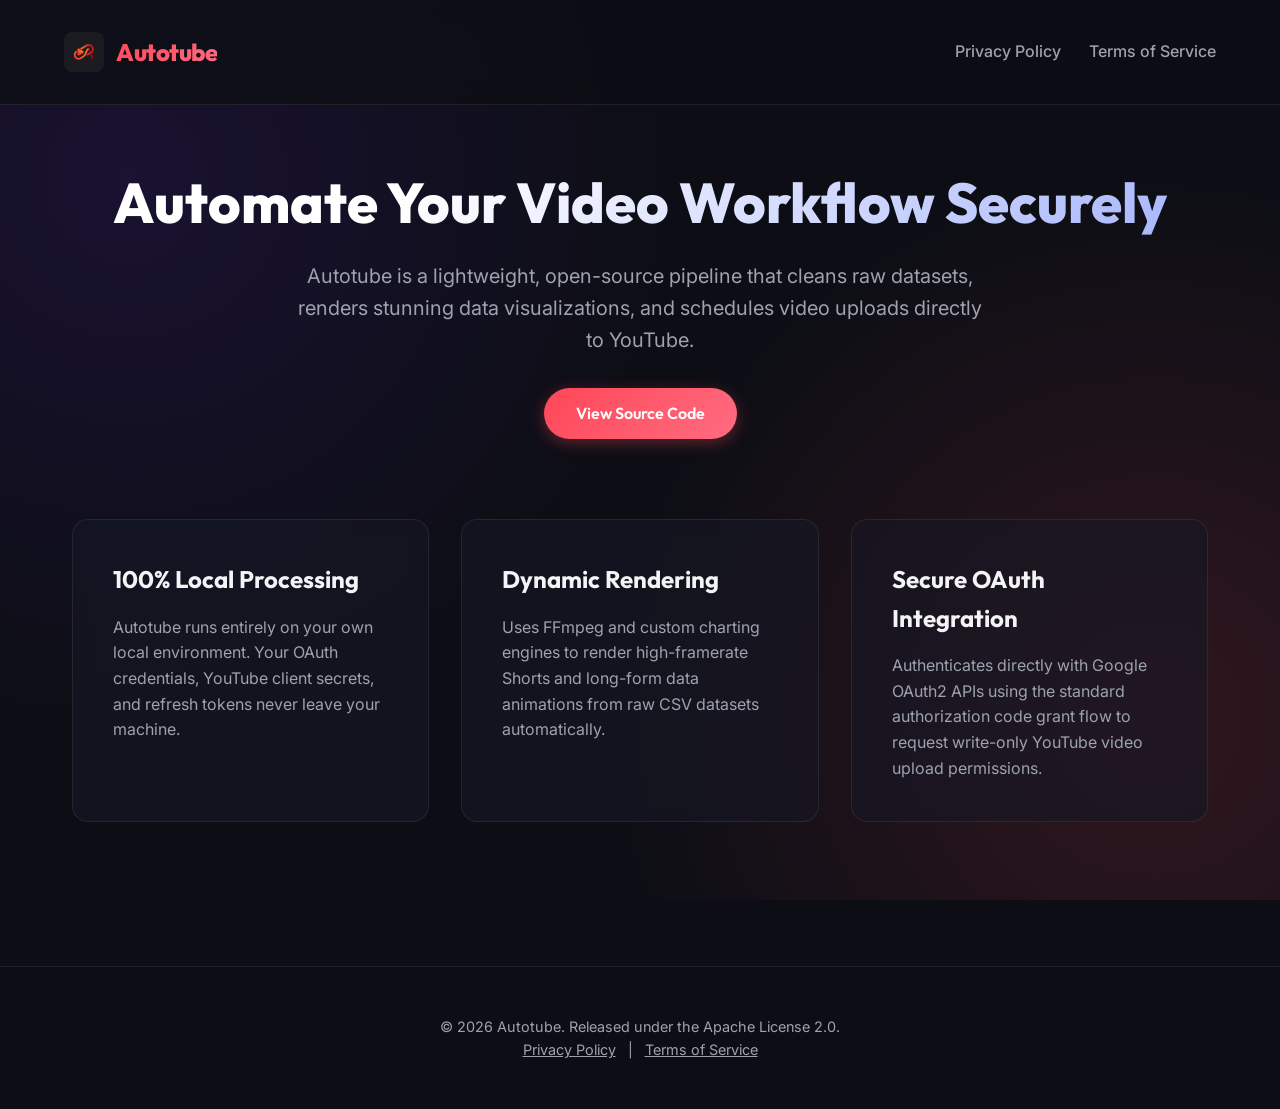
<file: docs/index.html>
<!DOCTYPE html>
<html lang="en">
<head>
  <meta charset="UTF-8">
  <meta name="viewport" content="width=device-width, initial-scale=1.0">
  <meta name="description" content="Autotube: Secure and automated video rendering and YouTube publishing pipeline. Runs locally to protect your credentials.">
  <meta name="google-site-verification" content="PRWQ2ynPYrJJPo8324EGlXw7Gi4sQFQ8W21OEXl9t_0" />
  <title>Autotube — Automated Video Rendering & YouTube Pipeline</title>
  <link rel="stylesheet" href="style.css">
</head>
<body>

  <header>
    <div class="logo-container">
      <img src="logo.png" alt="Autotube Logo" class="logo-icon" id="header-logo">
      <span class="logo-text">Autotube</span>
    </div>
    <nav>
      <a href="privacy.html" id="nav-privacy">Privacy Policy</a>
      <a href="terms.html" id="nav-terms">Terms of Service</a>
    </nav>
  </header>

  <main>
    <section class="hero">
      <h1>Automate Your Video Workflow Securely</h1>
      <p>Autotube is a lightweight, open-source pipeline that cleans raw datasets, renders stunning data visualizations, and schedules video uploads directly to YouTube.</p>
      <a href="https://github.com/GarvitSinghal1/autotube2" class="btn" id="btn-github">View Source Code</a>
    </section>

    <section class="features">
      <div class="card" id="feat-local">
        <h3>100% Local Processing</h3>
        <p>Autotube runs entirely on your own local environment. Your OAuth credentials, YouTube client secrets, and refresh tokens never leave your machine.</p>
      </div>
      <div class="card" id="feat-render">
        <h3>Dynamic Rendering</h3>
        <p>Uses FFmpeg and custom charting engines to render high-framerate Shorts and long-form data animations from raw CSV datasets automatically.</p>
      </div>
      <div class="card" id="feat-oauth">
        <h3>Secure OAuth Integration</h3>
        <p>Authenticates directly with Google OAuth2 APIs using the standard authorization code grant flow to request write-only YouTube video upload permissions.</p>
      </div>
    </section>
  </main>

  <footer>
    <p>&copy; 2026 Autotube. Released under the Apache License 2.0.</p>
    <p>
      <a href="privacy.html" id="footer-privacy">Privacy Policy</a> | 
      <a href="terms.html" id="footer-terms">Terms of Service</a>
    </p>
  </footer>

</body>
</html>
</file>
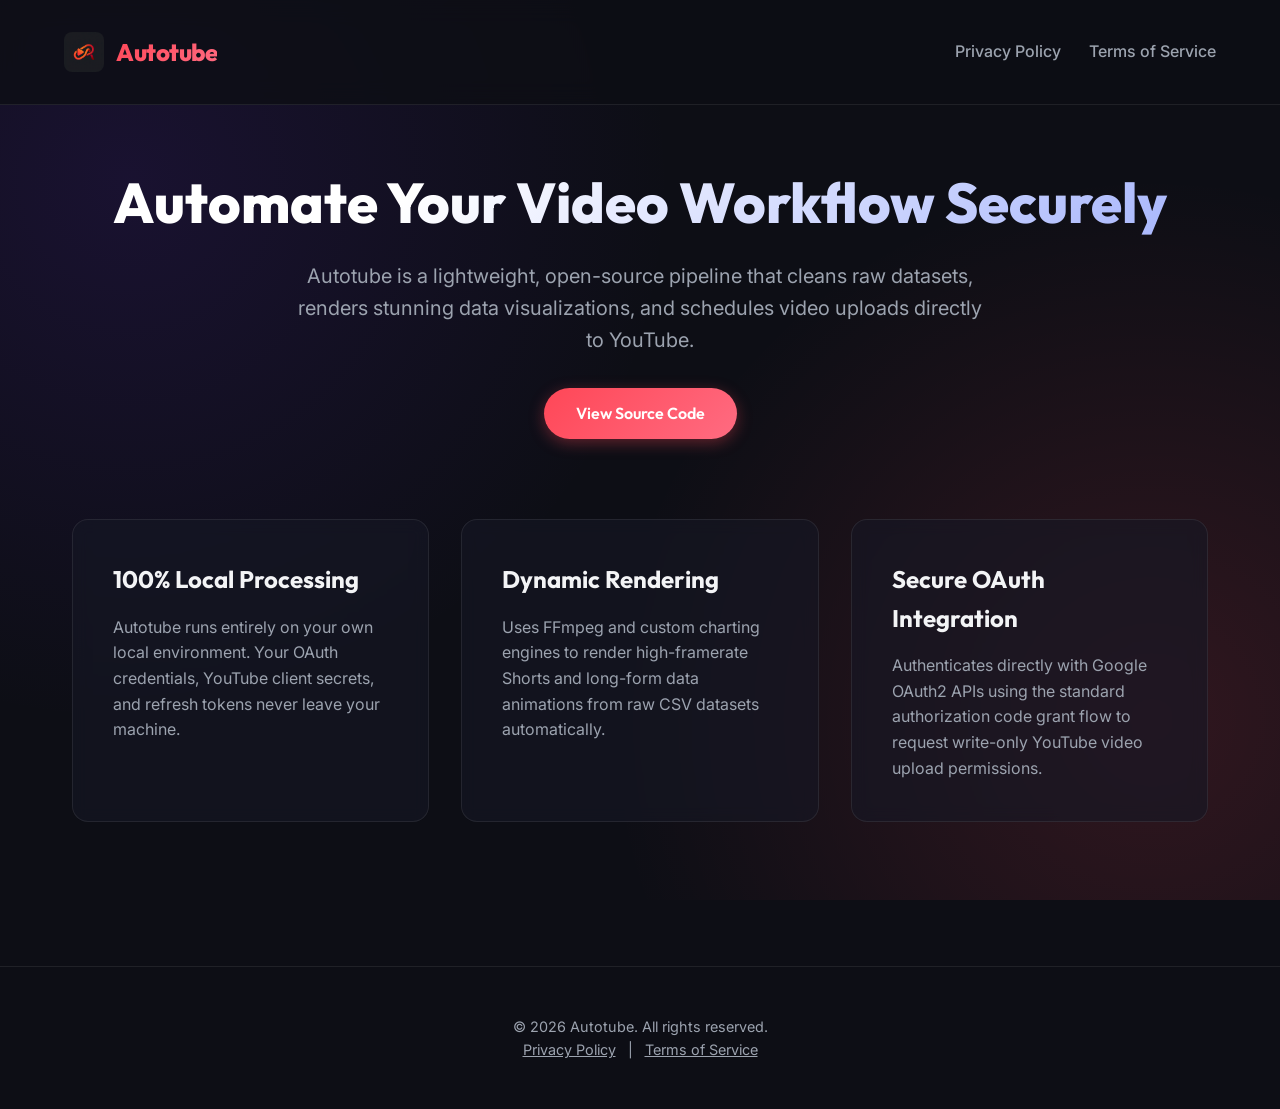
<file: web/index.html>
<!DOCTYPE html>
<html lang="en">
<head>
  <meta charset="UTF-8">
  <meta name="viewport" content="width=device-width, initial-scale=1.0">
  <meta name="description" content="Autotube: Secure and automated video rendering and YouTube publishing pipeline. Runs locally to protect your credentials.">
  <title>Autotube — Automated Video Rendering & YouTube Pipeline</title>
  <link rel="stylesheet" href="style.css">
</head>
<body>

  <header>
    <div class="logo-container">
      <img src="logo.png" alt="Autotube Logo" class="logo-icon" id="header-logo">
      <span class="logo-text">Autotube</span>
    </div>
    <nav>
      <a href="privacy.html" id="nav-privacy">Privacy Policy</a>
      <a href="terms.html" id="nav-terms">Terms of Service</a>
    </nav>
  </header>

  <main>
    <section class="hero">
      <h1>Automate Your Video Workflow Securely</h1>
      <p>Autotube is a lightweight, open-source pipeline that cleans raw datasets, renders stunning data visualizations, and schedules video uploads directly to YouTube.</p>
      <a href="https://github.com" class="btn" id="btn-github">View Source Code</a>
    </section>

    <section class="features">
      <div class="card" id="feat-local">
        <h3>100% Local Processing</h3>
        <p>Autotube runs entirely on your own local environment. Your OAuth credentials, YouTube client secrets, and refresh tokens never leave your machine.</p>
      </div>
      <div class="card" id="feat-render">
        <h3>Dynamic Rendering</h3>
        <p>Uses FFmpeg and custom charting engines to render high-framerate Shorts and long-form data animations from raw CSV datasets automatically.</p>
      </div>
      <div class="card" id="feat-oauth">
        <h3>Secure OAuth Integration</h3>
        <p>Authenticates directly with Google OAuth2 APIs using the standard authorization code grant flow to request write-only YouTube video upload permissions.</p>
      </div>
    </section>
  </main>

  <footer>
    <p>&copy; 2026 Autotube. All rights reserved.</p>
    <p>
      <a href="privacy.html" id="footer-privacy">Privacy Policy</a> | 
      <a href="terms.html" id="footer-terms">Terms of Service</a>
    </p>
  </footer>

</body>
</html>
</file>
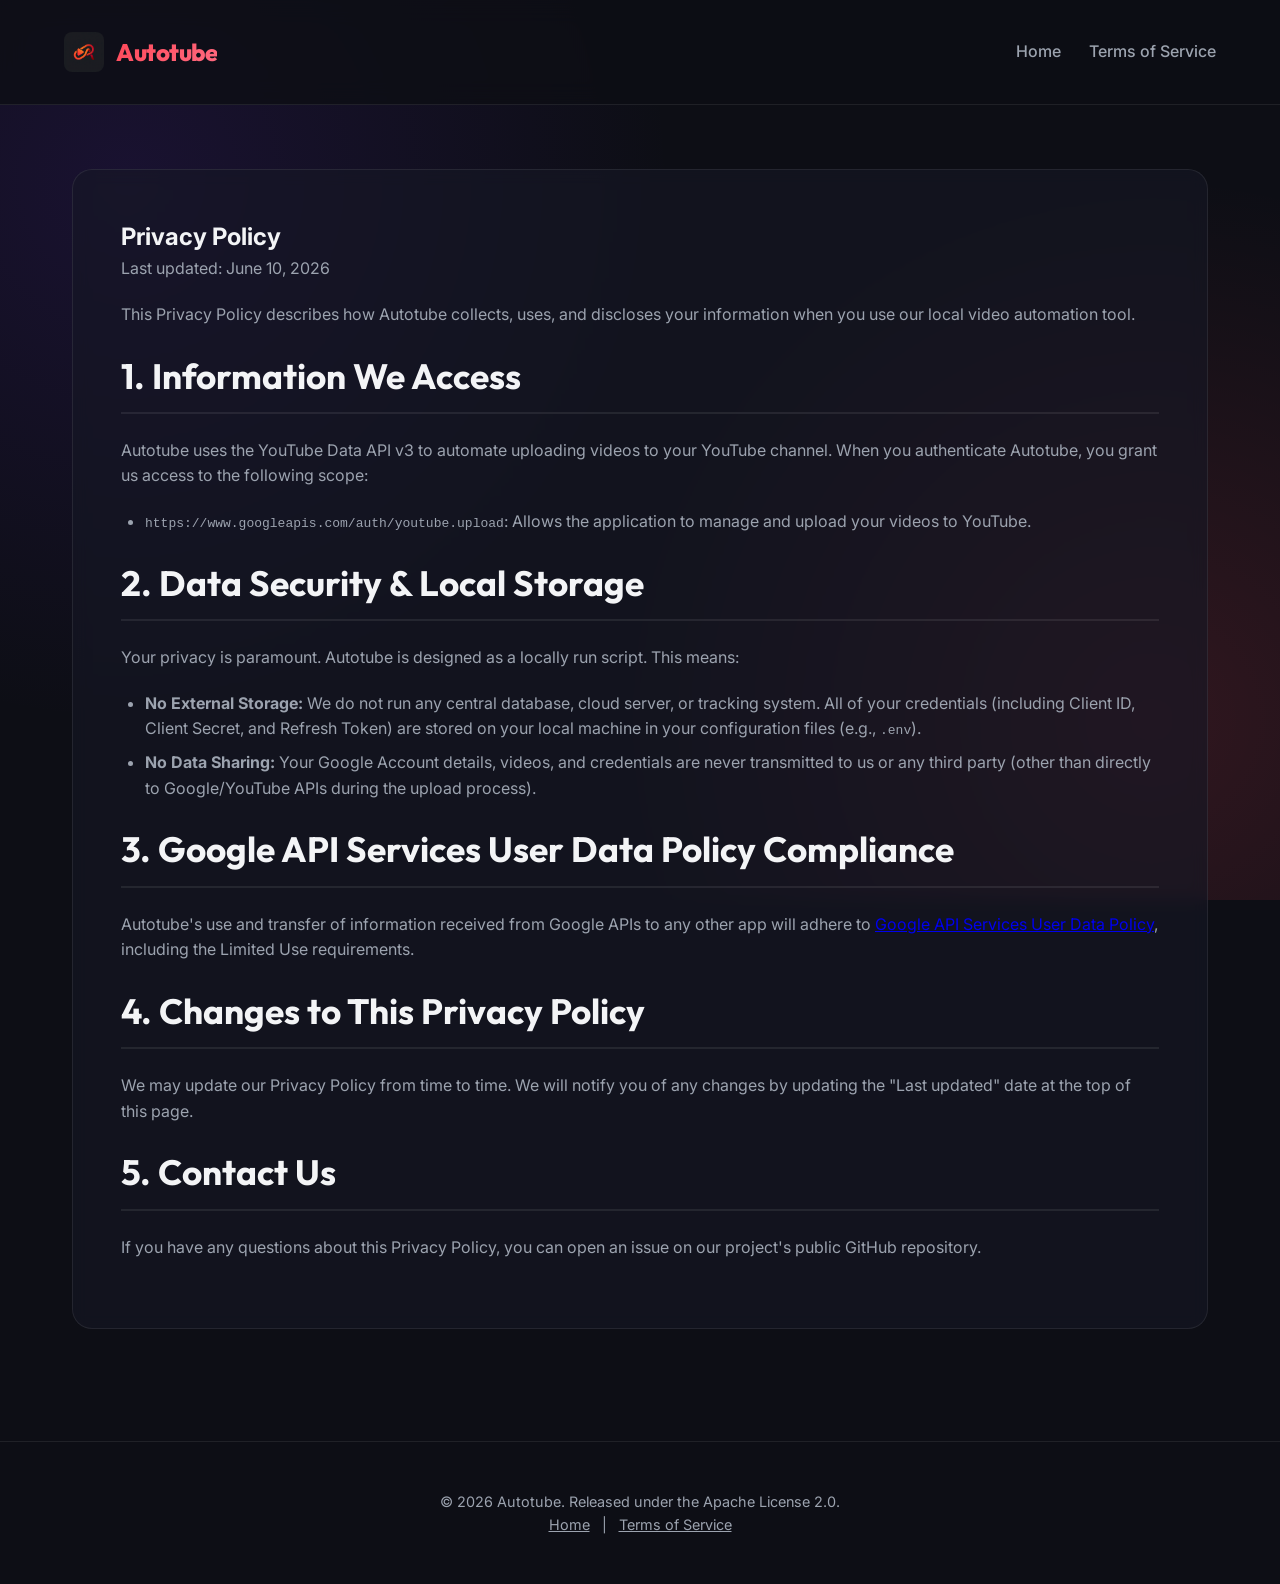
<file: docs/privacy.html>
<!DOCTYPE html>
<html lang="en">
<head>
  <meta charset="UTF-8">
  <meta name="viewport" content="width=device-width, initial-scale=1.0">
  <meta name="description" content="Autotube Privacy Policy: Understand how your credentials and YouTube data are processed locally and securely.">
  <title>Privacy Policy — Autotube</title>
  <link rel="stylesheet" href="style.css">
</head>
<body>

  <header>
    <div class="logo-container">
      <img src="logo.png" alt="Autotube Logo" class="logo-icon" id="header-logo">
      <span class="logo-text">Autotube</span>
    </div>
    <nav>
      <a href="index.html" id="nav-home">Home</a>
      <a href="terms.html" id="nav-terms">Terms of Service</a>
    </nav>
  </header>

  <main>
    <section class="content-section">
      <h1>Privacy Policy</h1>
      <p>Last updated: June 10, 2026</p>
      
      <p>This Privacy Policy describes how Autotube collects, uses, and discloses your information when you use our local video automation tool.</p>

      <h2>1. Information We Access</h2>
      <p>Autotube uses the YouTube Data API v3 to automate uploading videos to your YouTube channel. When you authenticate Autotube, you grant us access to the following scope:</p>
      <ul>
        <li><code>https://www.googleapis.com/auth/youtube.upload</code>: Allows the application to manage and upload your videos to YouTube.</li>
      </ul>

      <h2>2. Data Security & Local Storage</h2>
      <p>Your privacy is paramount. Autotube is designed as a locally run script. This means:</p>
      <ul>
        <li><strong>No External Storage:</strong> We do not run any central database, cloud server, or tracking system. All of your credentials (including Client ID, Client Secret, and Refresh Token) are stored on your local machine in your configuration files (e.g., <code>.env</code>).</li>
        <li><strong>No Data Sharing:</strong> Your Google Account details, videos, and credentials are never transmitted to us or any third party (other than directly to Google/YouTube APIs during the upload process).</li>
      </ul>

      <h2>3. Google API Services User Data Policy Compliance</h2>
      <p>Autotube's use and transfer of information received from Google APIs to any other app will adhere to <a href="https://developers.google.com/terms/api-services-user-data-policy" target="_blank" rel="noopener noreferrer">Google API Services User Data Policy</a>, including the Limited Use requirements.</p>

      <h2>4. Changes to This Privacy Policy</h2>
      <p>We may update our Privacy Policy from time to time. We will notify you of any changes by updating the "Last updated" date at the top of this page.</p>

      <h2>5. Contact Us</h2>
      <p>If you have any questions about this Privacy Policy, you can open an issue on our project's public GitHub repository.</p>
    </section>
  </main>

  <footer>
    <p>&copy; 2026 Autotube. Released under the Apache License 2.0.</p>
    <p>
      <a href="index.html" id="footer-home">Home</a> | 
      <a href="terms.html" id="footer-terms">Terms of Service</a>
    </p>
  </footer>

</body>
</html>
</file>
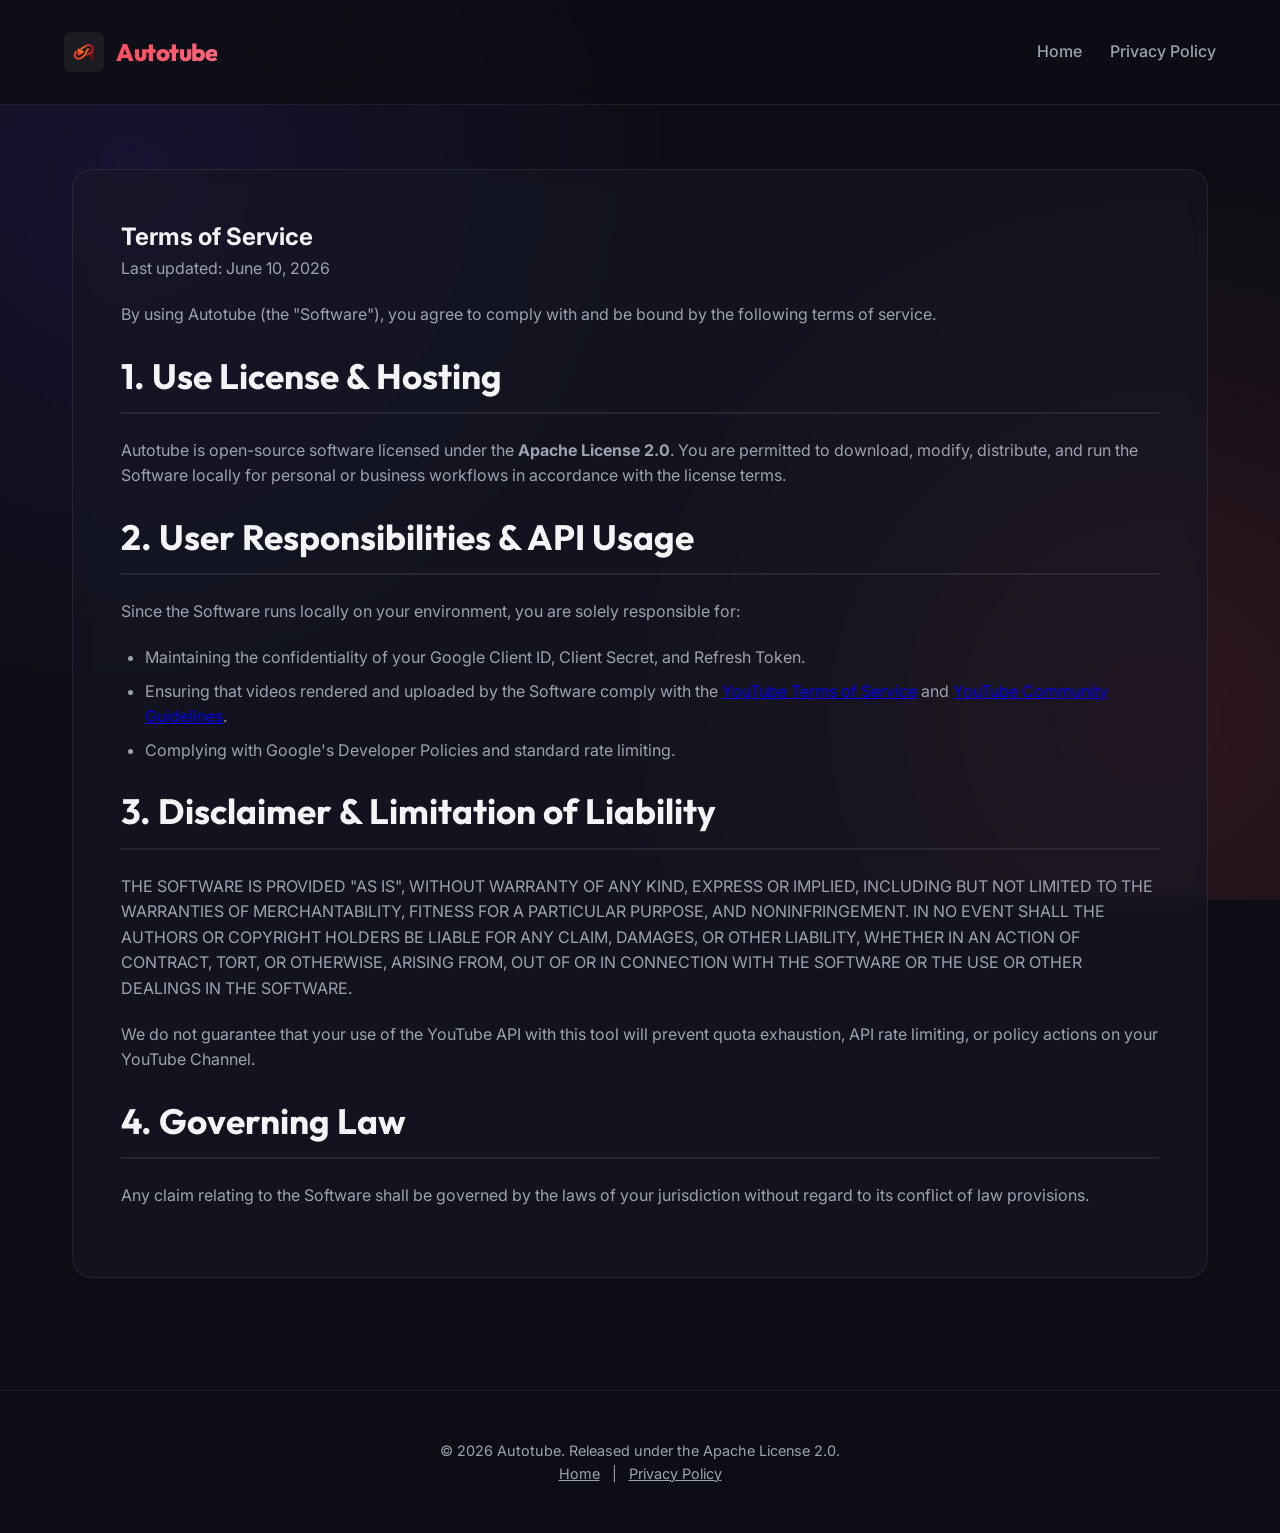
<file: docs/terms.html>
<!DOCTYPE html>
<html lang="en">
<head>
  <meta charset="UTF-8">
  <meta name="viewport" content="width=device-width, initial-scale=1.0">
  <meta name="description" content="Autotube Terms of Service: Review the terms, disclaimers, and user obligations when using the Autotube tool.">
  <title>Terms of Service — Autotube</title>
  <link rel="stylesheet" href="style.css">
</head>
<body>

  <header>
    <div class="logo-container">
      <img src="logo.png" alt="Autotube Logo" class="logo-icon" id="header-logo">
      <span class="logo-text">Autotube</span>
    </div>
    <nav>
      <a href="index.html" id="nav-home">Home</a>
      <a href="privacy.html" id="nav-privacy">Privacy Policy</a>
    </nav>
  </header>

  <main>
    <section class="content-section">
      <h1>Terms of Service</h1>
      <p>Last updated: June 10, 2026</p>
      
      <p>By using Autotube (the "Software"), you agree to comply with and be bound by the following terms of service.</p>

      <h2>1. Use License & Hosting</h2>
      <p>Autotube is open-source software licensed under the <strong>Apache License 2.0</strong>. You are permitted to download, modify, distribute, and run the Software locally for personal or business workflows in accordance with the license terms.</p>

      <h2>2. User Responsibilities & API Usage</h2>
      <p>Since the Software runs locally on your environment, you are solely responsible for:</p>
      <ul>
        <li>Maintaining the confidentiality of your Google Client ID, Client Secret, and Refresh Token.</li>
        <li>Ensuring that videos rendered and uploaded by the Software comply with the <a href="https://www.youtube.com/t/terms" target="_blank" rel="noopener noreferrer">YouTube Terms of Service</a> and <a href="https://www.youtube.com/howyoutubeworks/policies/community-guidelines/" target="_blank" rel="noopener noreferrer">YouTube Community Guidelines</a>.</li>
        <li>Complying with Google's Developer Policies and standard rate limiting.</li>
      </ul>

      <h2>3. Disclaimer & Limitation of Liability</h2>
      <p>THE SOFTWARE IS PROVIDED "AS IS", WITHOUT WARRANTY OF ANY KIND, EXPRESS OR IMPLIED, INCLUDING BUT NOT LIMITED TO THE WARRANTIES OF MERCHANTABILITY, FITNESS FOR A PARTICULAR PURPOSE, AND NONINFRINGEMENT. IN NO EVENT SHALL THE AUTHORS OR COPYRIGHT HOLDERS BE LIABLE FOR ANY CLAIM, DAMAGES, OR OTHER LIABILITY, WHETHER IN AN ACTION OF CONTRACT, TORT, OR OTHERWISE, ARISING FROM, OUT OF OR IN CONNECTION WITH THE SOFTWARE OR THE USE OR OTHER DEALINGS IN THE SOFTWARE.</p>
      <p>We do not guarantee that your use of the YouTube API with this tool will prevent quota exhaustion, API rate limiting, or policy actions on your YouTube Channel.</p>

      <h2>4. Governing Law</h2>
      <p>Any claim relating to the Software shall be governed by the laws of your jurisdiction without regard to its conflict of law provisions.</p>
    </section>
  </main>

  <footer>
    <p>&copy; 2026 Autotube. Released under the Apache License 2.0.</p>
    <p>
      <a href="index.html" id="footer-home">Home</a> | 
      <a href="privacy.html" id="footer-privacy">Privacy Policy</a>
    </p>
  </footer>

</body>
</html>
</file>
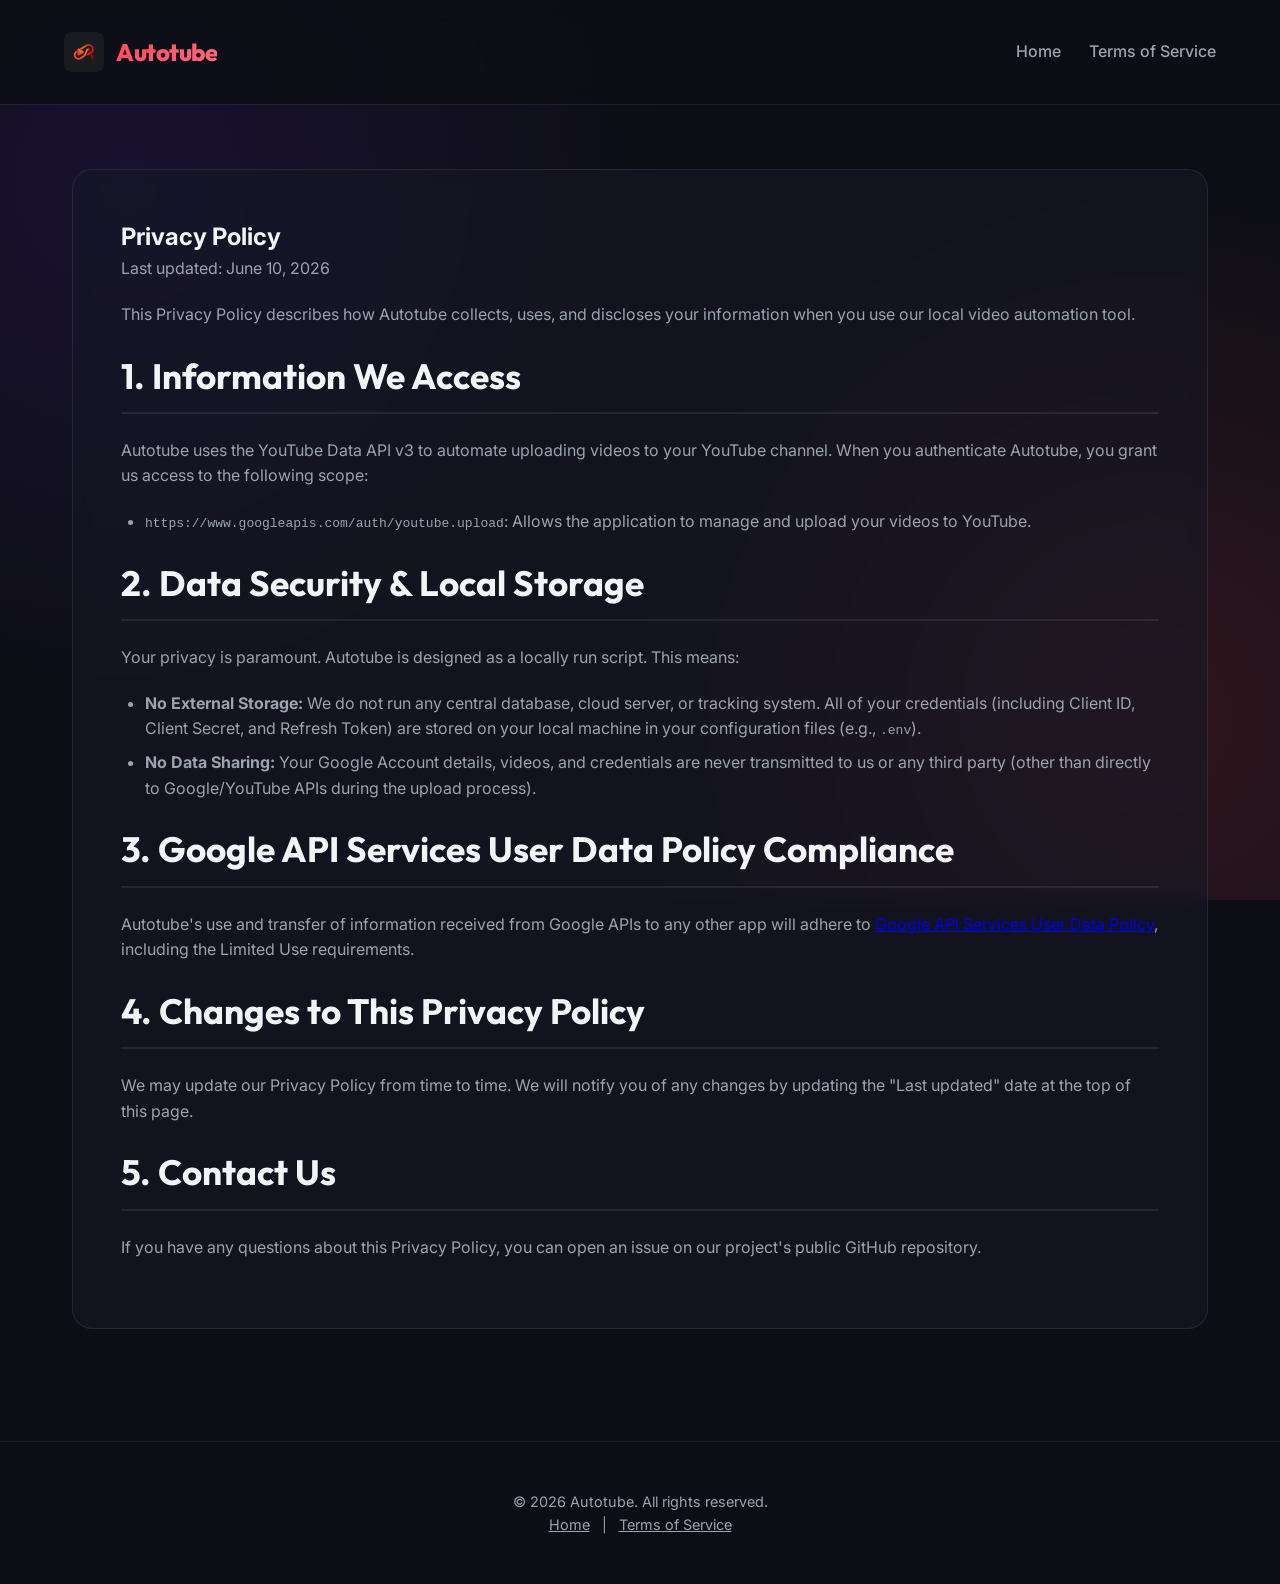
<file: web/privacy.html>
<!DOCTYPE html>
<html lang="en">
<head>
  <meta charset="UTF-8">
  <meta name="viewport" content="width=device-width, initial-scale=1.0">
  <meta name="description" content="Autotube Privacy Policy: Understand how your credentials and YouTube data are processed locally and securely.">
  <title>Privacy Policy — Autotube</title>
  <link rel="stylesheet" href="style.css">
</head>
<body>

  <header>
    <div class="logo-container">
      <img src="logo.png" alt="Autotube Logo" class="logo-icon" id="header-logo">
      <span class="logo-text">Autotube</span>
    </div>
    <nav>
      <a href="index.html" id="nav-home">Home</a>
      <a href="terms.html" id="nav-terms">Terms of Service</a>
    </nav>
  </header>

  <main>
    <section class="content-section">
      <h1>Privacy Policy</h1>
      <p>Last updated: June 10, 2026</p>
      
      <p>This Privacy Policy describes how Autotube collects, uses, and discloses your information when you use our local video automation tool.</p>

      <h2>1. Information We Access</h2>
      <p>Autotube uses the YouTube Data API v3 to automate uploading videos to your YouTube channel. When you authenticate Autotube, you grant us access to the following scope:</p>
      <ul>
        <li><code>https://www.googleapis.com/auth/youtube.upload</code>: Allows the application to manage and upload your videos to YouTube.</li>
      </ul>

      <h2>2. Data Security & Local Storage</h2>
      <p>Your privacy is paramount. Autotube is designed as a locally run script. This means:</p>
      <ul>
        <li><strong>No External Storage:</strong> We do not run any central database, cloud server, or tracking system. All of your credentials (including Client ID, Client Secret, and Refresh Token) are stored on your local machine in your configuration files (e.g., <code>.env</code>).</li>
        <li><strong>No Data Sharing:</strong> Your Google Account details, videos, and credentials are never transmitted to us or any third party (other than directly to Google/YouTube APIs during the upload process).</li>
      </ul>

      <h2>3. Google API Services User Data Policy Compliance</h2>
      <p>Autotube's use and transfer of information received from Google APIs to any other app will adhere to <a href="https://developers.google.com/terms/api-services-user-data-policy" target="_blank" rel="noopener noreferrer">Google API Services User Data Policy</a>, including the Limited Use requirements.</p>

      <h2>4. Changes to This Privacy Policy</h2>
      <p>We may update our Privacy Policy from time to time. We will notify you of any changes by updating the "Last updated" date at the top of this page.</p>

      <h2>5. Contact Us</h2>
      <p>If you have any questions about this Privacy Policy, you can open an issue on our project's public GitHub repository.</p>
    </section>
  </main>

  <footer>
    <p>&copy; 2026 Autotube. All rights reserved.</p>
    <p>
      <a href="index.html" id="footer-home">Home</a> | 
      <a href="terms.html" id="footer-terms">Terms of Service</a>
    </p>
  </footer>

</body>
</html>
</file>
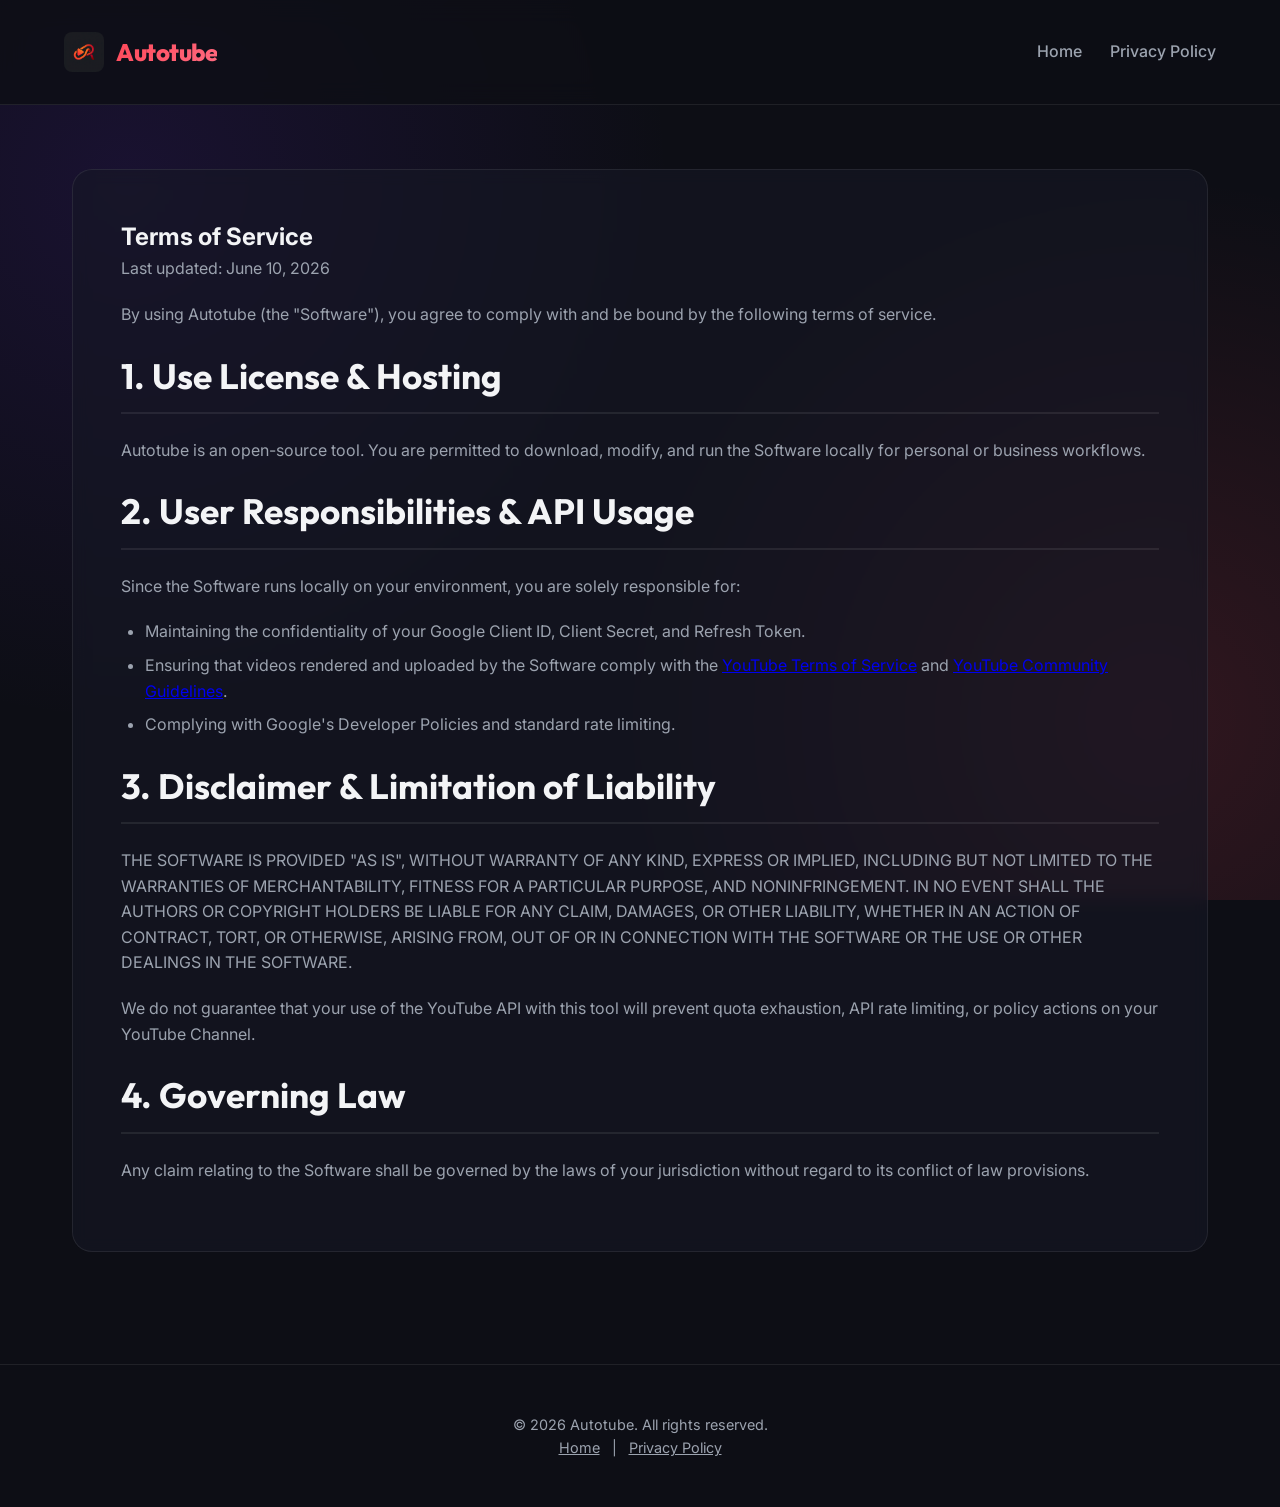
<file: web/terms.html>
<!DOCTYPE html>
<html lang="en">
<head>
  <meta charset="UTF-8">
  <meta name="viewport" content="width=device-width, initial-scale=1.0">
  <meta name="description" content="Autotube Terms of Service: Review the terms, disclaimers, and user obligations when using the Autotube tool.">
  <title>Terms of Service — Autotube</title>
  <link rel="stylesheet" href="style.css">
</head>
<body>

  <header>
    <div class="logo-container">
      <img src="logo.png" alt="Autotube Logo" class="logo-icon" id="header-logo">
      <span class="logo-text">Autotube</span>
    </div>
    <nav>
      <a href="index.html" id="nav-home">Home</a>
      <a href="privacy.html" id="nav-privacy">Privacy Policy</a>
    </nav>
  </header>

  <main>
    <section class="content-section">
      <h1>Terms of Service</h1>
      <p>Last updated: June 10, 2026</p>
      
      <p>By using Autotube (the "Software"), you agree to comply with and be bound by the following terms of service.</p>

      <h2>1. Use License & Hosting</h2>
      <p>Autotube is an open-source tool. You are permitted to download, modify, and run the Software locally for personal or business workflows.</p>

      <h2>2. User Responsibilities & API Usage</h2>
      <p>Since the Software runs locally on your environment, you are solely responsible for:</p>
      <ul>
        <li>Maintaining the confidentiality of your Google Client ID, Client Secret, and Refresh Token.</li>
        <li>Ensuring that videos rendered and uploaded by the Software comply with the <a href="https://www.youtube.com/t/terms" target="_blank" rel="noopener noreferrer">YouTube Terms of Service</a> and <a href="https://www.youtube.com/howyoutubeworks/policies/community-guidelines/" target="_blank" rel="noopener noreferrer">YouTube Community Guidelines</a>.</li>
        <li>Complying with Google's Developer Policies and standard rate limiting.</li>
      </ul>

      <h2>3. Disclaimer & Limitation of Liability</h2>
      <p>THE SOFTWARE IS PROVIDED "AS IS", WITHOUT WARRANTY OF ANY KIND, EXPRESS OR IMPLIED, INCLUDING BUT NOT LIMITED TO THE WARRANTIES OF MERCHANTABILITY, FITNESS FOR A PARTICULAR PURPOSE, AND NONINFRINGEMENT. IN NO EVENT SHALL THE AUTHORS OR COPYRIGHT HOLDERS BE LIABLE FOR ANY CLAIM, DAMAGES, OR OTHER LIABILITY, WHETHER IN AN ACTION OF CONTRACT, TORT, OR OTHERWISE, ARISING FROM, OUT OF OR IN CONNECTION WITH THE SOFTWARE OR THE USE OR OTHER DEALINGS IN THE SOFTWARE.</p>
      <p>We do not guarantee that your use of the YouTube API with this tool will prevent quota exhaustion, API rate limiting, or policy actions on your YouTube Channel.</p>

      <h2>4. Governing Law</h2>
      <p>Any claim relating to the Software shall be governed by the laws of your jurisdiction without regard to its conflict of law provisions.</p>
    </section>
  </main>

  <footer>
    <p>&copy; 2026 Autotube. All rights reserved.</p>
    <p>
      <a href="index.html" id="footer-home">Home</a> | 
      <a href="privacy.html" id="footer-privacy">Privacy Policy</a>
    </p>
  </footer>

</body>
</html>
</file>
<file: docs/style.css>
@import url('https://fonts.googleapis.com/css2?family=Inter:wght@400;500;600&family=Outfit:wght@500;700;800&display=swap');

:root {
  --bg-color: #0d0e15;
  --card-bg: rgba(22, 24, 38, 0.6);
  --border-color: rgba(255, 255, 255, 0.08);
  --text-main: #f3f4f6;
  --text-muted: #9ca3af;
  --primary: #ff4757;
  --primary-glow: rgba(255, 71, 87, 0.35);
  --secondary: #ff6b81;
  --accent: #5f27cd;
  --font-title: 'Outfit', sans-serif;
  --font-body: 'Inter', sans-serif;
}

* {
  box-sizing: border-box;
  margin: 0;
  padding: 0;
}

body {
  background-color: var(--bg-color);
  color: var(--text-main);
  font-family: var(--font-body);
  line-height: 1.6;
  overflow-x: hidden;
  background-image: 
    radial-gradient(circle at 10% 20%, rgba(95, 39, 205, 0.15) 0%, transparent 40%),
    radial-gradient(circle at 90% 80%, rgba(255, 71, 87, 0.15) 0%, transparent 40%);
  background-attachment: fixed;
}

header {
  padding: 2rem 5%;
  display: flex;
  justify-content: space-between;
  align-items: center;
  border-bottom: 1px solid var(--border-color);
  backdrop-filter: blur(12px);
  position: sticky;
  top: 0;
  z-index: 100;
  background: rgba(13, 14, 21, 0.8);
}

.logo-container {
  display: flex;
  align-items: center;
  gap: 12px;
}

.logo-icon {
  width: 40px;
  height: 40px;
  border-radius: 8px;
  object-fit: cover;
}

.logo-text {
  font-family: var(--font-title);
  font-size: 1.5rem;
  font-weight: 800;
  background: linear-gradient(135deg, var(--primary), var(--secondary));
  -webkit-background-clip: text;
  -webkit-text-fill-color: transparent;
  letter-spacing: -0.5px;
}

nav a {
  color: var(--text-muted);
  text-decoration: none;
  margin-left: 1.5rem;
  font-weight: 500;
  transition: color 0.3s;
}

nav a:hover {
  color: var(--primary);
}

main {
  max-width: 1200px;
  margin: 0 auto;
  padding: 4rem 2rem;
}

.hero {
  text-align: center;
  margin-bottom: 5rem;
}

.hero h1 {
  font-family: var(--font-title);
  font-size: 3.5rem;
  font-weight: 800;
  line-height: 1.2;
  margin-bottom: 1.5rem;
  background: linear-gradient(135deg, #ffffff 30%, #a5b4fc 100%);
  -webkit-background-clip: text;
  -webkit-text-fill-color: transparent;
}

.hero p {
  font-size: 1.25rem;
  color: var(--text-muted);
  max-width: 700px;
  margin: 0 auto 2rem auto;
}

.btn {
  display: inline-block;
  background: linear-gradient(135deg, var(--primary), var(--secondary));
  color: white;
  padding: 0.8rem 2rem;
  border-radius: 30px;
  text-decoration: none;
  font-weight: 600;
  font-family: var(--font-title);
  box-shadow: 0 4px 15px var(--primary-glow);
  transition: transform 0.2s, box-shadow 0.2s;
}

.btn:hover {
  transform: translateY(-2px);
  box-shadow: 0 6px 20px rgba(255, 71, 87, 0.5);
}

.features {
  display: grid;
  grid-template-columns: repeat(auto-fit, minmax(300px, 1fr));
  gap: 2rem;
  margin-bottom: 5rem;
}

.card {
  background: var(--card-bg);
  border: 1px solid var(--border-color);
  padding: 2.5rem;
  border-radius: 16px;
  backdrop-filter: blur(8px);
  transition: transform 0.3s, border-color 0.3s;
}

.card:hover {
  transform: translateY(-5px);
  border-color: rgba(255, 71, 87, 0.3);
}

.card h3 {
  font-family: var(--font-title);
  font-size: 1.5rem;
  margin-bottom: 1rem;
}

.card p {
  color: var(--text-muted);
}

.content-section {
  background: var(--card-bg);
  border: 1px solid var(--border-color);
  padding: 3rem;
  border-radius: 20px;
  backdrop-filter: blur(8px);
  margin-bottom: 3rem;
}

.content-section h2 {
  font-family: var(--font-title);
  font-size: 2.2rem;
  margin-bottom: 1.5rem;
  border-bottom: 2px solid var(--border-color);
  padding-bottom: 0.5rem;
}

.content-section h3 {
  font-family: var(--font-title);
  font-size: 1.3rem;
  margin-top: 1.5rem;
  margin-bottom: 0.5rem;
  color: var(--secondary);
}

.content-section p, .content-section ul {
  margin-bottom: 1.25rem;
  color: var(--text-muted);
}

.content-section ul {
  padding-left: 1.5rem;
}

.content-section li {
  margin-bottom: 0.5rem;
}

footer {
  text-align: center;
  padding: 3rem 0;
  border-top: 1px solid var(--border-color);
  color: var(--text-muted);
  font-size: 0.9rem;
}

footer a {
  color: var(--text-muted);
  text-decoration: underline;
  margin: 0 0.5rem;
}

footer a:hover {
  color: var(--primary);
}

@media (max-width: 768px) {
  .hero h1 {
    font-size: 2.5rem;
  }
  header {
    flex-direction: column;
    gap: 1rem;
  }
  nav a {
    margin: 0 0.75rem;
  }
}
</file>
<file: web/style.css>
@import url('https://fonts.googleapis.com/css2?family=Inter:wght@400;500;600&family=Outfit:wght@500;700;800&display=swap');

:root {
  --bg-color: #0d0e15;
  --card-bg: rgba(22, 24, 38, 0.6);
  --border-color: rgba(255, 255, 255, 0.08);
  --text-main: #f3f4f6;
  --text-muted: #9ca3af;
  --primary: #ff4757;
  --primary-glow: rgba(255, 71, 87, 0.35);
  --secondary: #ff6b81;
  --accent: #5f27cd;
  --font-title: 'Outfit', sans-serif;
  --font-body: 'Inter', sans-serif;
}

* {
  box-sizing: border-box;
  margin: 0;
  padding: 0;
}

body {
  background-color: var(--bg-color);
  color: var(--text-main);
  font-family: var(--font-body);
  line-height: 1.6;
  overflow-x: hidden;
  background-image: 
    radial-gradient(circle at 10% 20%, rgba(95, 39, 205, 0.15) 0%, transparent 40%),
    radial-gradient(circle at 90% 80%, rgba(255, 71, 87, 0.15) 0%, transparent 40%);
  background-attachment: fixed;
}

header {
  padding: 2rem 5%;
  display: flex;
  justify-content: space-between;
  align-items: center;
  border-bottom: 1px solid var(--border-color);
  backdrop-filter: blur(12px);
  position: sticky;
  top: 0;
  z-index: 100;
  background: rgba(13, 14, 21, 0.8);
}

.logo-container {
  display: flex;
  align-items: center;
  gap: 12px;
}

.logo-icon {
  width: 40px;
  height: 40px;
  border-radius: 8px;
  object-fit: cover;
}

.logo-text {
  font-family: var(--font-title);
  font-size: 1.5rem;
  font-weight: 800;
  background: linear-gradient(135deg, var(--primary), var(--secondary));
  -webkit-background-clip: text;
  -webkit-text-fill-color: transparent;
  letter-spacing: -0.5px;
}

nav a {
  color: var(--text-muted);
  text-decoration: none;
  margin-left: 1.5rem;
  font-weight: 500;
  transition: color 0.3s;
}

nav a:hover {
  color: var(--primary);
}

main {
  max-width: 1200px;
  margin: 0 auto;
  padding: 4rem 2rem;
}

.hero {
  text-align: center;
  margin-bottom: 5rem;
}

.hero h1 {
  font-family: var(--font-title);
  font-size: 3.5rem;
  font-weight: 800;
  line-height: 1.2;
  margin-bottom: 1.5rem;
  background: linear-gradient(135deg, #ffffff 30%, #a5b4fc 100%);
  -webkit-background-clip: text;
  -webkit-text-fill-color: transparent;
}

.hero p {
  font-size: 1.25rem;
  color: var(--text-muted);
  max-width: 700px;
  margin: 0 auto 2rem auto;
}

.btn {
  display: inline-block;
  background: linear-gradient(135deg, var(--primary), var(--secondary));
  color: white;
  padding: 0.8rem 2rem;
  border-radius: 30px;
  text-decoration: none;
  font-weight: 600;
  font-family: var(--font-title);
  box-shadow: 0 4px 15px var(--primary-glow);
  transition: transform 0.2s, box-shadow 0.2s;
}

.btn:hover {
  transform: translateY(-2px);
  box-shadow: 0 6px 20px rgba(255, 71, 87, 0.5);
}

.features {
  display: grid;
  grid-template-columns: repeat(auto-fit, minmax(300px, 1fr));
  gap: 2rem;
  margin-bottom: 5rem;
}

.card {
  background: var(--card-bg);
  border: 1px solid var(--border-color);
  padding: 2.5rem;
  border-radius: 16px;
  backdrop-filter: blur(8px);
  transition: transform 0.3s, border-color 0.3s;
}

.card:hover {
  transform: translateY(-5px);
  border-color: rgba(255, 71, 87, 0.3);
}

.card h3 {
  font-family: var(--font-title);
  font-size: 1.5rem;
  margin-bottom: 1rem;
}

.card p {
  color: var(--text-muted);
}

.content-section {
  background: var(--card-bg);
  border: 1px solid var(--border-color);
  padding: 3rem;
  border-radius: 20px;
  backdrop-filter: blur(8px);
  margin-bottom: 3rem;
}

.content-section h2 {
  font-family: var(--font-title);
  font-size: 2.2rem;
  margin-bottom: 1.5rem;
  border-bottom: 2px solid var(--border-color);
  padding-bottom: 0.5rem;
}

.content-section h3 {
  font-family: var(--font-title);
  font-size: 1.3rem;
  margin-top: 1.5rem;
  margin-bottom: 0.5rem;
  color: var(--secondary);
}

.content-section p, .content-section ul {
  margin-bottom: 1.25rem;
  color: var(--text-muted);
}

.content-section ul {
  padding-left: 1.5rem;
}

.content-section li {
  margin-bottom: 0.5rem;
}

footer {
  text-align: center;
  padding: 3rem 0;
  border-top: 1px solid var(--border-color);
  color: var(--text-muted);
  font-size: 0.9rem;
}

footer a {
  color: var(--text-muted);
  text-decoration: underline;
  margin: 0 0.5rem;
}

footer a:hover {
  color: var(--primary);
}

@media (max-width: 768px) {
  .hero h1 {
    font-size: 2.5rem;
  }
  header {
    flex-direction: column;
    gap: 1rem;
  }
  nav a {
    margin: 0 0.75rem;
  }
}
</file>
